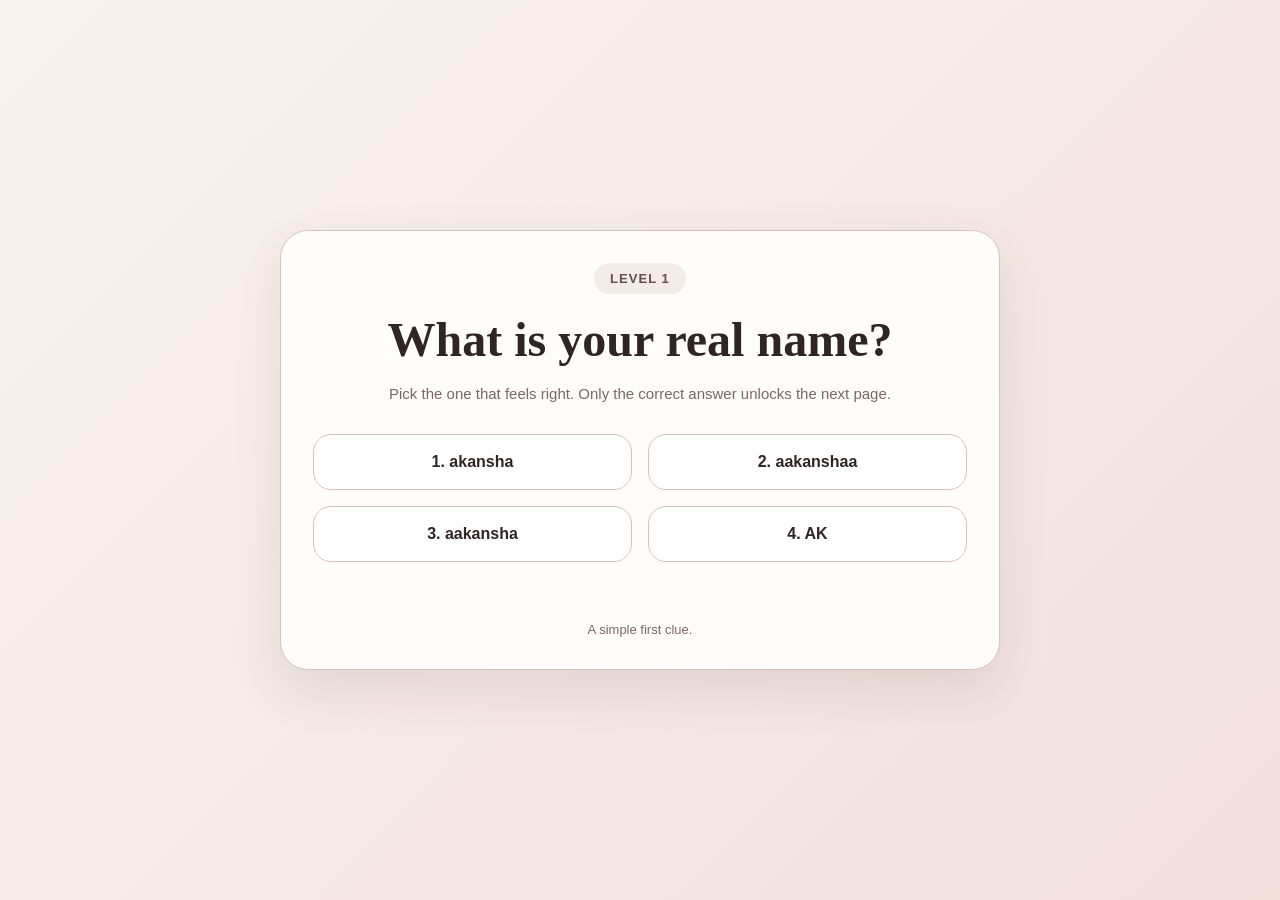
<file: index.html>
<!DOCTYPE html>
<html lang="en">
<head>
<meta charset="UTF-8">
<meta name="viewport" content="width=device-width, initial-scale=1.0">
<title>Level 1</title>
<style>
:root {
  --bg-1: #f8f3ee;
  --bg-2: #f2e0dd;
  --card: #fffdf9;
  --card-border: #d8c2bd;
  --text: #2f2523;
  --muted: #7b6763;
  --accent: #7f6a64;
  --accent-dark: #644f49;
  --correct: #6f8f72;
  --correct-dark: #557058;
  --wrong-bg: #ffe3e5;
  --wrong-border: #de7e88;
  --wrong-text: #8d3341;
  --shadow: 0 20px 50px rgba(92, 62, 54, 0.12);
}

* {
  box-sizing: border-box;
  margin: 0;
  padding: 0;
}

body {
  min-height: 100vh;
  display: flex;
  align-items: center;
  justify-content: center;
  padding: 24px;
  font-family: "Segoe UI", Tahoma, sans-serif;
  color: var(--text);
  background: linear-gradient(135deg, var(--bg-1), var(--bg-2));
}

.card {
  width: 100%;
  max-width: 720px;
  padding: 32px;
  border: 1px solid var(--card-border);
  border-radius: 28px;
  background: var(--card);
  box-shadow: var(--shadow);
  text-align: center;
}

.level-tag {
  display: inline-block;
  margin-bottom: 20px;
  padding: 8px 16px;
  border-radius: 999px;
  background: #f3ebe8;
  color: var(--accent-dark);
  font-size: 13px;
  font-weight: 700;
  letter-spacing: 0.08em;
  text-transform: uppercase;
}

.question {
  margin-bottom: 14px;
  font-size: clamp(2rem, 4vw, 3rem);
  line-height: 1.1;
  font-family: Georgia, "Times New Roman", serif;
}

.subtext {
  max-width: 520px;
  margin: 0 auto 28px;
  color: var(--muted);
  font-size: 15px;
  line-height: 1.7;
}

.options {
  display: grid;
  grid-template-columns: repeat(2, minmax(0, 1fr));
  gap: 16px;
  position: relative;
}

.option {
  padding: 18px;
  border: 1px solid var(--card-border);
  border-radius: 18px;
  background: #fff;
  color: var(--text);
  font-size: 16px;
  font-weight: 600;
  cursor: pointer;
  position: relative;
  transition: transform 0.2s ease, background 0.2s ease, border-color 0.2s ease, color 0.2s ease, box-shadow 0.2s ease;
  will-change: transform;
}

.option:hover:not(:disabled) {
  transform: translateY(-2px);
  border-color: var(--accent);
  background: #f8f1ef;
}

.option:disabled {
  cursor: default;
}

.option.correct {
  background: linear-gradient(135deg, var(--correct), var(--correct-dark));
  border-color: var(--correct-dark);
  color: #fff;
}

.option.wrong {
  background: var(--wrong-bg);
  border-color: var(--wrong-border);
  color: var(--wrong-text);
}

.option.is-shifty {
  z-index: 2;
}

.option.pop {
  box-shadow: 0 14px 24px rgba(127, 106, 100, 0.16);
}

.feedback {
  min-height: 28px;
  margin-top: 22px;
  color: var(--muted);
  font-size: 15px;
  font-weight: 600;
}

.note {
  margin-top: 10px;
  color: var(--muted);
  font-size: 13px;
}

@media (max-width: 640px) {
  .card {
    padding: 24px 18px;
    border-radius: 22px;
  }

  .options {
    grid-template-columns: 1fr;
  }
}
</style>
</head>
<body>
  <main class="card">
    <div class="level-tag">Level 1</div>

    <h1 class="question">What is your real name?</h1>

    <p class="subtext">
      Pick the one that feels right. Only the correct answer unlocks the next page.
    </p>

    <div class="options">
      <button class="option is-shifty" data-correct="false">1. akansha</button>
      <button class="option is-shifty" data-correct="false">2. aakanshaa</button>
      <button class="option is-shifty" data-correct="false">3. aakansha</button>
      <button class="option" data-correct="true">4. AK</button>
    </div>

    <div class="feedback" id="feedback"></div>
    <div class="note">A simple first clue.</div>
  </main>

<script>
const optionsWrap = document.querySelector(".options");
const buttons = document.querySelectorAll(".option");
const shiftyButtons = document.querySelectorAll('.option[data-correct="false"]');
const prefersTouch = window.matchMedia("(pointer: coarse)").matches;

buttons.forEach((button) => {
  button.addEventListener("click", (event) => {
    const isCorrect = button.dataset.correct === "true";

    if (!isCorrect && prefersTouch) {
      event.preventDefault();
      jumpButton(button);
      return;
    }

    checkAnswer(button, isCorrect);
  });
});

function resetShiftyButtons() {
  shiftyButtons.forEach((button) => {
    if (!button.disabled) {
      button.style.transform = "";
    }
  });
}

function pushButtonsAway(event) {
  if (prefersTouch) {
    return;
  }

  const pointerX = event.clientX;
  const pointerY = event.clientY;

  shiftyButtons.forEach((button) => {
    if (button.disabled) {
      return;
    }

    const rect = button.getBoundingClientRect();
    const centerX = rect.left + rect.width / 2;
    const centerY = rect.top + rect.height / 2;
    const deltaX = centerX - pointerX;
    const deltaY = centerY - pointerY;
    const distance = Math.hypot(deltaX, deltaY);
    const threshold = 140;

    if (distance < threshold) {
      const force = (threshold - distance) / threshold;
      const moveX = (deltaX / Math.max(distance, 1)) * force * 30;
      const moveY = (deltaY / Math.max(distance, 1)) * force * 20;
      button.style.transform = `translate(${moveX}px, ${moveY}px) rotate(${moveX * 0.08}deg)`;
    } else {
      button.style.transform = "";
    }
  });
}

function jumpButton(button) {
  const x = (Math.random() - 0.5) * 70;
  const y = (Math.random() - 0.5) * 55;
  const rotate = (Math.random() - 0.5) * 16;
  button.classList.remove("pop");
  void button.offsetWidth;
  button.classList.add("pop");
  button.style.transform = `translate(${x}px, ${y}px) scale(1.06) rotate(${rotate}deg)`;

  setTimeout(() => {
    button.classList.remove("pop");
    if (!button.disabled) {
      button.style.transform = "";
    }
  }, 450);
}

optionsWrap.addEventListener("mousemove", pushButtonsAway);
optionsWrap.addEventListener("mouseleave", resetShiftyButtons);

function checkAnswer(button, isCorrect) {
  const buttons = document.querySelectorAll(".option");
  const feedback = document.getElementById("feedback");

  buttons.forEach((btn) => {
    btn.disabled = true;
  });

  if (isCorrect) {
    button.classList.add("correct");
    feedback.textContent = "Access granted.";
    sessionStorage.setItem("nameSelected", "AK");

    setTimeout(() => {
      document.body.style.opacity = "0";
      document.body.style.transition = "opacity 0.5s ease";
    }, 700);

    setTimeout(() => {
      window.location.href = "level2.html";
    }, 1300);
  } else {
    button.classList.add("wrong");
    feedback.textContent = "That doesn't feel right.";

    setTimeout(() => {
      buttons.forEach((btn) => {
        btn.disabled = false;
        btn.classList.remove("wrong");
      });
      resetShiftyButtons();
      feedback.textContent = "";
    }, 1100);
  }
}
</script>
</body>
</html>
</file>
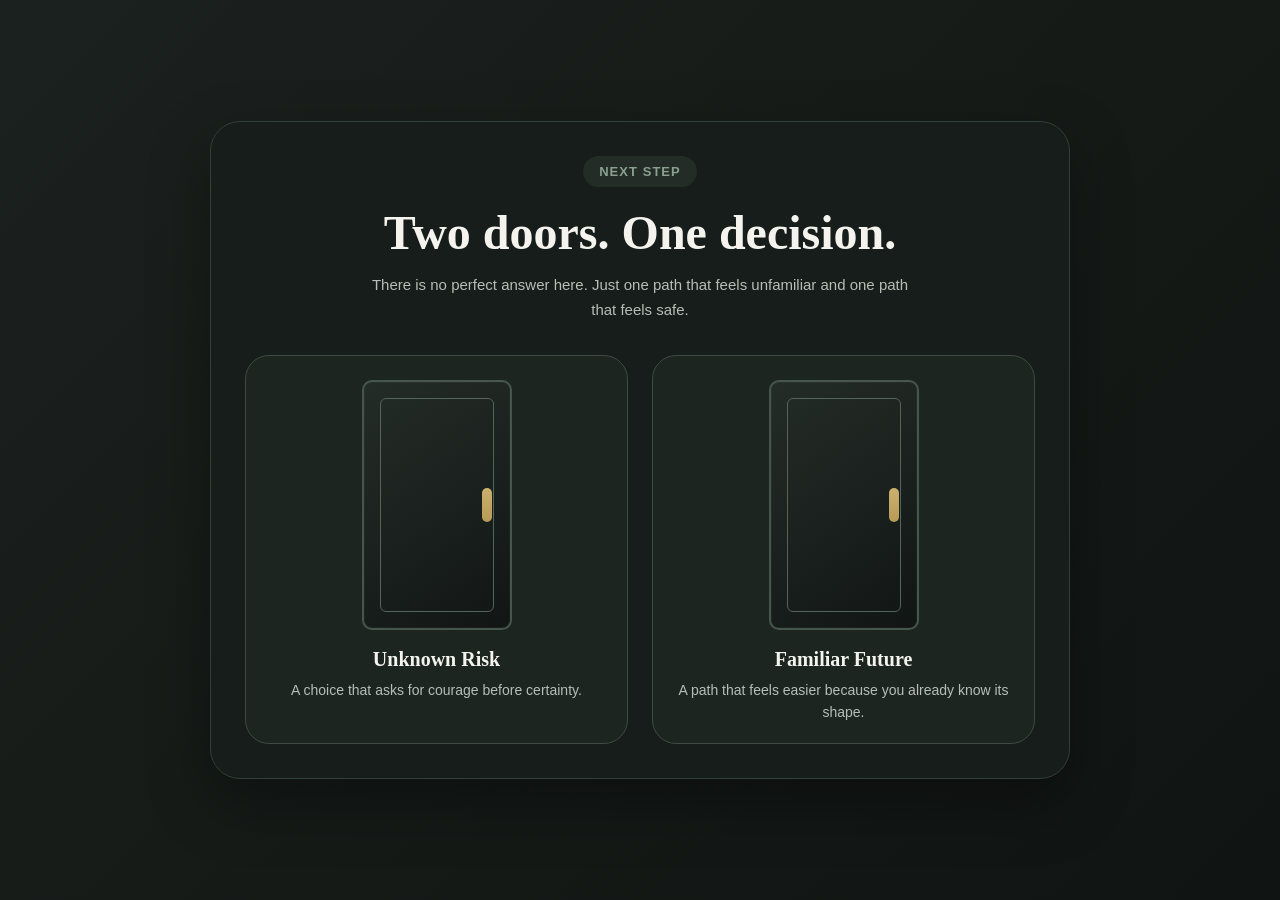
<file: doors.html>
<!DOCTYPE html>
<html lang="en">
<head>
<meta charset="UTF-8">
<meta name="viewport" content="width=device-width, initial-scale=1.0">
<title>The Choice</title>
<style>
:root {
  --bg-1: #1b211e;
  --bg-2: #101412;
  --card: #171d1a;
  --card-border: #314038;
  --text: #f4f3ee;
  --muted: #b7beb8;
  --accent: #8aa08f;
  --accent-soft: #232c27;
  --gold: #b79a56;
  --shadow: 0 24px 60px rgba(0, 0, 0, 0.35);
}

* {
  box-sizing: border-box;
  margin: 0;
  padding: 0;
}

body {
  min-height: 100vh;
  display: flex;
  align-items: center;
  justify-content: center;
  padding: 24px;
  font-family: "Segoe UI", Tahoma, sans-serif;
  color: var(--text);
  background: linear-gradient(135deg, var(--bg-1), var(--bg-2));
}

.card {
  width: 100%;
  max-width: 860px;
  padding: 34px;
  border: 1px solid var(--card-border);
  border-radius: 30px;
  background: var(--card);
  box-shadow: var(--shadow);
  text-align: center;
}

.level-tag {
  display: inline-block;
  margin-bottom: 20px;
  padding: 8px 16px;
  border-radius: 999px;
  background: var(--accent-soft);
  color: var(--accent);
  font-size: 13px;
  font-weight: 700;
  letter-spacing: 0.08em;
  text-transform: uppercase;
}

.title {
  margin-bottom: 12px;
  font-size: clamp(2rem, 4vw, 3rem);
  line-height: 1.1;
  font-family: Georgia, "Times New Roman", serif;
}

.subtext {
  max-width: 560px;
  margin: 0 auto 32px;
  color: var(--muted);
  font-size: 15px;
  line-height: 1.7;
}

.doors {
  display: grid;
  grid-template-columns: repeat(2, minmax(0, 1fr));
  gap: 24px;
}

.door-option {
  border: 1px solid #3d4b44;
  border-radius: 24px;
  background: #1d2521;
  padding: 24px 20px 20px;
  cursor: pointer;
  transition: transform 0.25s ease, border-color 0.25s ease, background 0.25s ease;
}

.door-option:hover {
  transform: translateY(-4px);
  border-color: var(--accent);
  background: #222b26;
}

.door {
  width: 150px;
  height: 250px;
  margin: 0 auto 18px;
  border-radius: 10px;
  border: 2px solid #46564d;
  background: linear-gradient(145deg, #242c28, #111614);
  position: relative;
  box-shadow: inset 0 0 0 1px rgba(255, 255, 255, 0.03);
}

.door::before {
  content: "";
  position: absolute;
  top: 16px;
  left: 16px;
  right: 16px;
  bottom: 16px;
  border: 1px solid #53645a;
  border-radius: 6px;
}

.handle {
  position: absolute;
  right: 18px;
  top: 50%;
  width: 10px;
  height: 34px;
  border-radius: 999px;
  background: linear-gradient(180deg, #ccb06d, var(--gold));
  transform: translateY(-50%);
}

.door-label {
  margin-bottom: 8px;
  font-size: 20px;
  font-weight: 700;
  font-family: Georgia, "Times New Roman", serif;
}

.door-copy {
  color: var(--muted);
  font-size: 14px;
  line-height: 1.6;
}

.fade-out {
  animation: fadeOut 0.7s ease forwards;
}

@keyframes fadeOut {
  to {
    opacity: 0;
    transform: scale(0.97);
  }
}

@media (max-width: 700px) {
  .card {
    padding: 24px 18px;
    border-radius: 22px;
  }

  .doors {
    grid-template-columns: 1fr;
  }

  .door {
    width: 140px;
    height: 220px;
  }
}
</style>
</head>
<body>
  <main class="card">
    <div class="level-tag">Next Step</div>
    <h1 class="title">Two doors. One decision.</h1>
    <p class="subtext">
      There is no perfect answer here. Just one path that feels unfamiliar and one path that feels safe.
    </p>

    <div class="doors">
      <div class="door-option" onclick="chooseDoor('left')">
        <div class="door">
          <div class="handle"></div>
        </div>
        <div class="door-label">Unknown Risk</div>
        <div class="door-copy">A choice that asks for courage before certainty.</div>
      </div>

      <div class="door-option" onclick="chooseDoor('right')">
        <div class="door">
          <div class="handle"></div>
        </div>
        <div class="door-label">Familiar Future</div>
        <div class="door-copy">A path that feels easier because you already know its shape.</div>
      </div>
    </div>
  </main>

<script>
function chooseDoor(side) {
  document.querySelector(".card").classList.add("fade-out");

  setTimeout(() => {
    if (side === "left") {
      window.location.href = "left.html";
    } else {
      window.location.href = "right.html";
    }
  }, 700);
}
</script>
</body>
</html>
</file>
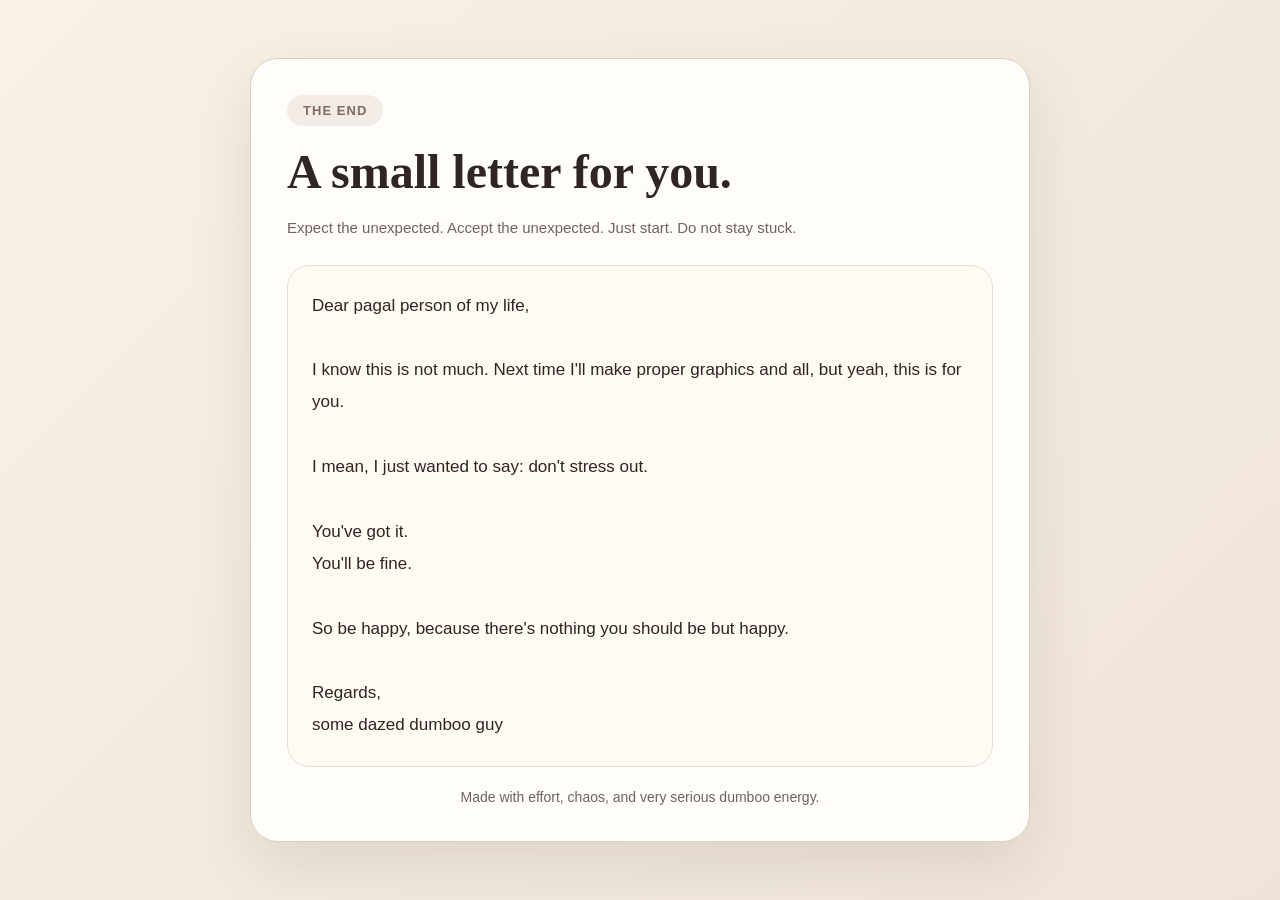
<file: final.html>
<!DOCTYPE html>
<html lang="en">
<head>
<meta charset="UTF-8">
<meta name="viewport" content="width=device-width, initial-scale=1.0">
<title>The End</title>
<style>
:root {
  --bg-1: #f7f1e7;
  --bg-2: #efe4d8;
  --card: #fffdf9;
  --card-border: #dccfc2;
  --text: #2f2523;
  --muted: #72625d;
  --accent: #7f6a64;
  --accent-soft: #f3ebe6;
  --shadow: 0 24px 60px rgba(84, 62, 49, 0.12);
}

* {
  box-sizing: border-box;
  margin: 0;
  padding: 0;
}

body {
  min-height: 100vh;
  display: flex;
  align-items: center;
  justify-content: center;
  padding: 24px;
  font-family: "Segoe UI", Tahoma, sans-serif;
  color: var(--text);
  background: linear-gradient(135deg, var(--bg-1), var(--bg-2));
}

.card {
  width: 100%;
  max-width: 780px;
  padding: 36px;
  border: 1px solid var(--card-border);
  border-radius: 28px;
  background: var(--card);
  box-shadow: var(--shadow);
}

.tag {
  display: inline-block;
  margin-bottom: 20px;
  padding: 8px 16px;
  border-radius: 999px;
  background: var(--accent-soft);
  color: var(--accent);
  font-size: 13px;
  font-weight: 700;
  letter-spacing: 0.08em;
  text-transform: uppercase;
}

h1 {
  margin-bottom: 16px;
  font-size: clamp(2rem, 4vw, 3rem);
  line-height: 1.1;
  font-family: Georgia, "Times New Roman", serif;
}

.intro {
  margin-bottom: 24px;
  color: var(--muted);
  font-size: 15px;
  line-height: 1.7;
}

.letter {
  padding: 24px;
  border: 1px solid #e8ddd3;
  border-radius: 22px;
  background: #fffaf4;
  color: var(--text);
  font-size: 17px;
  line-height: 1.9;
  white-space: pre-line;
}

.closing {
  margin-top: 22px;
  color: var(--muted);
  font-size: 14px;
  text-align: center;
}

@media (max-width: 640px) {
  .card {
    padding: 24px 18px;
    border-radius: 22px;
  }

  .letter {
    padding: 18px;
    font-size: 16px;
  }
}
</style>
</head>
<body>
  <main class="card">
    <div class="tag">The End</div>
    <h1>A small letter for you.</h1>
    <p class="intro">
      Expect the unexpected. Accept the unexpected. Just start. Do not stay stuck.
    </p>

    <div class="letter">Dear pagal person of my life,

I know this is not much. Next time I'll make proper graphics and all, but yeah, this is for you.

I mean, I just wanted to say: don't stress out.

You've got it.
You'll be fine.

So be happy, because there's nothing you should be but happy.

Regards,
some dazed dumboo guy</div>

    <div class="closing">Made with effort, chaos, and very serious dumboo energy.</div>
  </main>
</body>
</html>
</file>
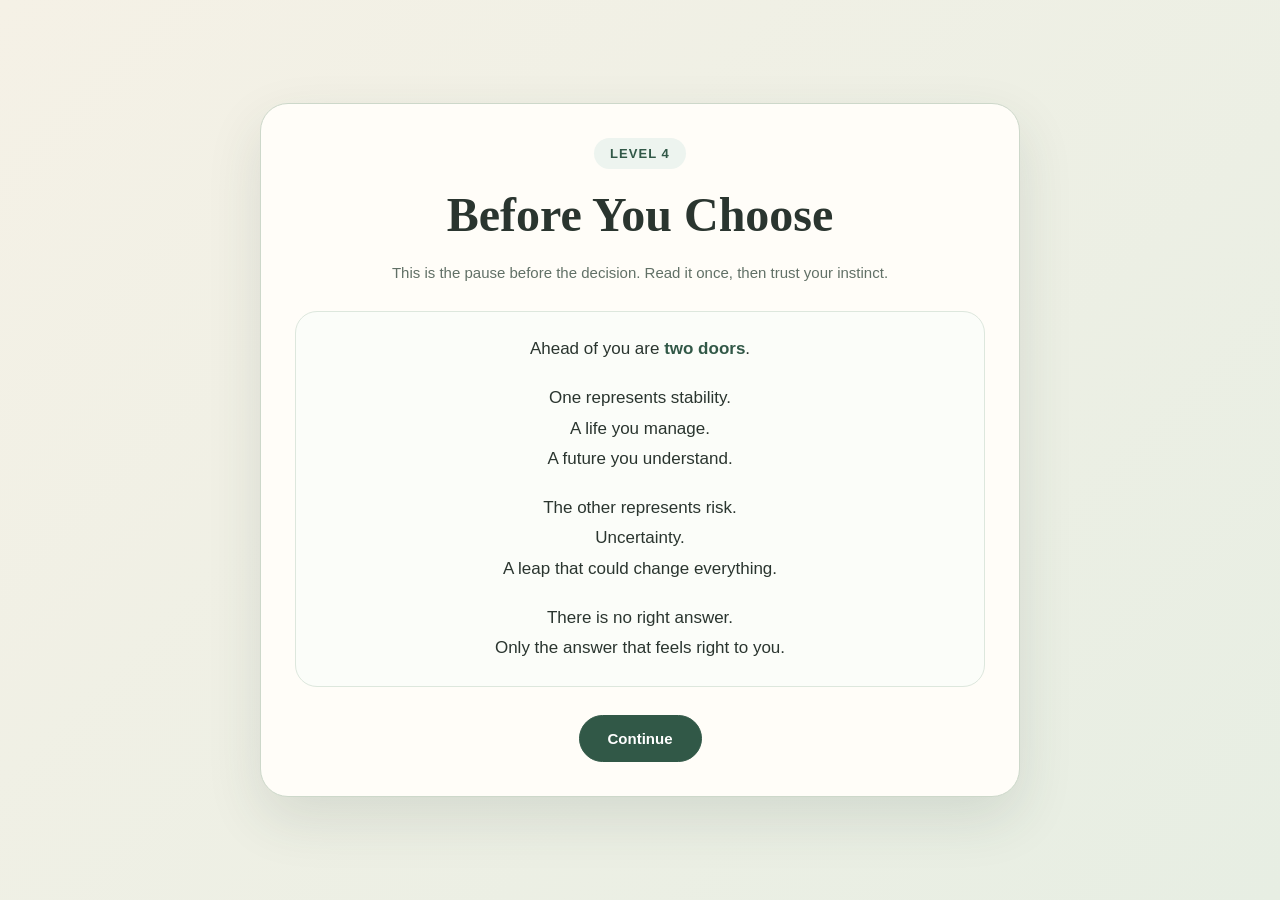
<file: instructions.html>
<!DOCTYPE html>
<html lang="en">
<head>
<meta charset="UTF-8">
<meta name="viewport" content="width=device-width, initial-scale=1.0">
<title>Level 4 - The Choice</title>
<style>
:root {
  --bg-1: #f5f1e6;
  --bg-2: #e7eee3;
  --card: #fffdf8;
  --card-border: #cdd8ca;
  --text: #2a352f;
  --muted: #617066;
  --accent: #315847;
  --accent-soft: #edf4ef;
  --shadow: 0 22px 55px rgba(43, 68, 55, 0.12);
}

* {
  box-sizing: border-box;
  margin: 0;
  padding: 0;
}

body {
  min-height: 100vh;
  display: flex;
  align-items: center;
  justify-content: center;
  padding: 24px;
  font-family: "Segoe UI", Tahoma, sans-serif;
  color: var(--text);
  background: linear-gradient(135deg, var(--bg-1), var(--bg-2));
}

.card {
  width: 100%;
  max-width: 760px;
  padding: 34px;
  border: 1px solid var(--card-border);
  border-radius: 28px;
  background: var(--card);
  box-shadow: var(--shadow);
  text-align: center;
}

.level-tag {
  display: inline-block;
  margin-bottom: 20px;
  padding: 8px 16px;
  border-radius: 999px;
  background: var(--accent-soft);
  color: var(--accent);
  font-size: 13px;
  font-weight: 700;
  letter-spacing: 0.08em;
  text-transform: uppercase;
}

h1 {
  margin-bottom: 18px;
  font-size: clamp(2rem, 4vw, 3rem);
  line-height: 1.1;
  font-family: Georgia, "Times New Roman", serif;
}

.intro {
  max-width: 560px;
  margin: 0 auto 26px;
  color: var(--muted);
  font-size: 15px;
  line-height: 1.7;
}

.copy-block {
  padding: 22px;
  border: 1px solid #dde7dd;
  border-radius: 22px;
  background: #fbfdf9;
}

.copy-block p {
  font-size: 17px;
  line-height: 1.8;
  color: var(--text);
}

.copy-block p + p {
  margin-top: 18px;
}

.highlight {
  color: var(--accent);
  font-weight: 700;
}

.actions {
  margin-top: 28px;
}

button {
  padding: 14px 28px;
  border: 1px solid var(--accent);
  border-radius: 999px;
  background: var(--accent);
  color: #fff;
  font-size: 15px;
  font-weight: 600;
  cursor: pointer;
  transition: transform 0.2s ease, background 0.2s ease;
}

button:hover {
  transform: translateY(-2px);
  background: #254636;
}

@media (max-width: 640px) {
  .card {
    padding: 24px 18px;
    border-radius: 22px;
  }

  .copy-block {
    padding: 18px;
  }

  button {
    width: 100%;
  }
}
</style>
</head>
<body>
  <main class="card">
    <div class="level-tag">Level 4</div>
    <h1>Before You Choose</h1>
    <p class="intro">
      This is the pause before the decision. Read it once, then trust your instinct.
    </p>

    <div class="copy-block">
      <p>
        Ahead of you are <span class="highlight">two doors</span>.
      </p>

      <p>
        One represents stability.
        <br>
        A life you manage.
        <br>
        A future you understand.
      </p>

      <p>
        The other represents risk.
        <br>
        Uncertainty.
        <br>
        A leap that could change everything.
      </p>

      <p>
        There is no right answer.
        <br>
        Only the answer that feels right to you.
      </p>
    </div>

    <div class="actions">
      <button onclick="goNext()">Continue</button>
    </div>
  </main>

<script>
function goNext() {
  document.body.style.opacity = "0";
  document.body.style.transition = "opacity 0.5s ease";

  setTimeout(() => {
    window.location.href = "doors.html";
  }, 550);
}
</script>
</body>
</html>
</file>
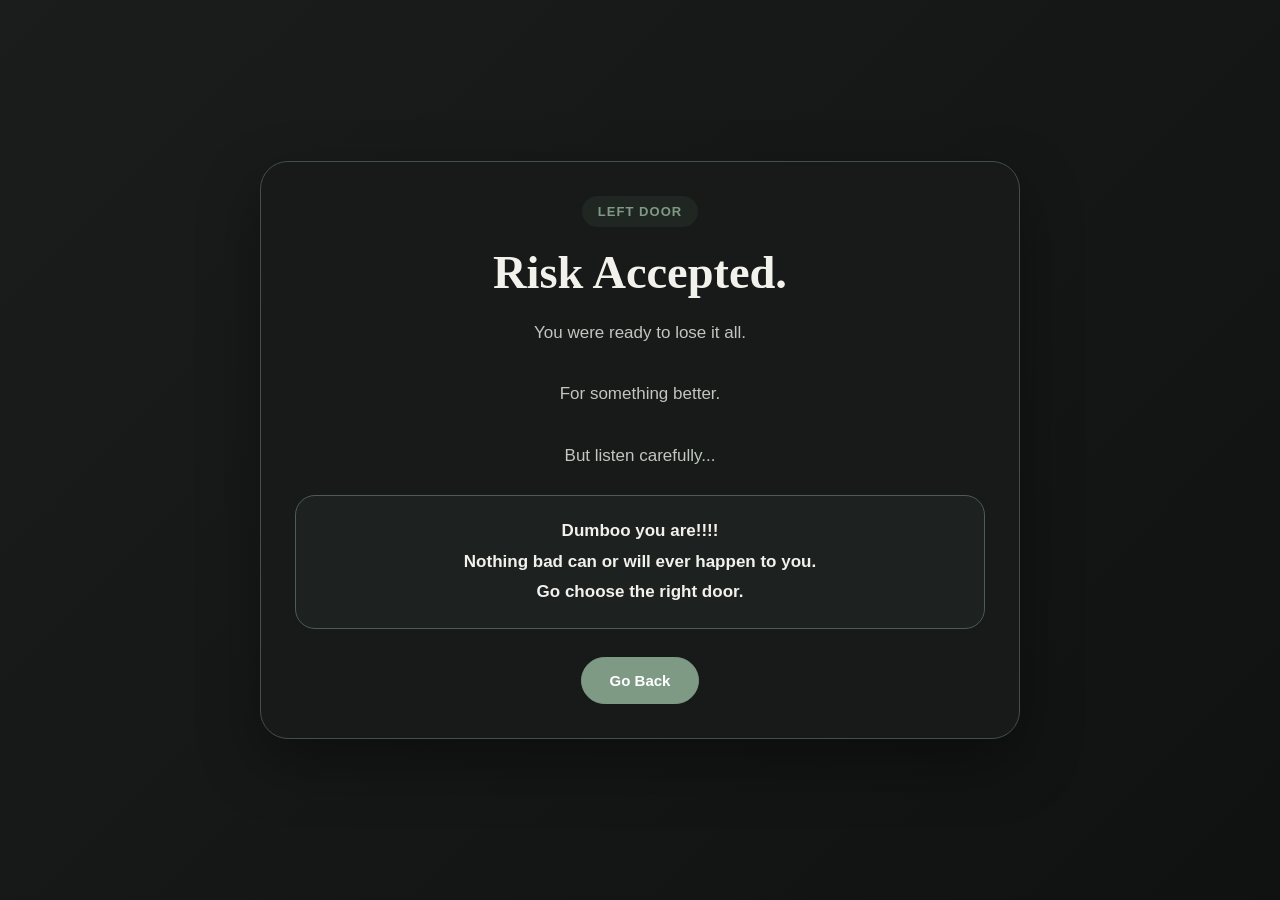
<file: left.html>
<!DOCTYPE html>
<html lang="en">
<head>
<meta charset="UTF-8">
<meta name="viewport" content="width=device-width, initial-scale=1.0">
<title>Left Door</title>
<style>
:root {
  --bg-1: #1a1d1b;
  --bg-2: #101211;
  --card: #171a18;
  --card-border: #415147;
  --text: #f3f1eb;
  --muted: #c0c6c0;
  --accent: #7f9a84;
  --accent-dark: #65806a;
  --shadow: 0 24px 60px rgba(0, 0, 0, 0.35);
}

* {
  box-sizing: border-box;
  margin: 0;
  padding: 0;
}

body {
  min-height: 100vh;
  display: flex;
  align-items: center;
  justify-content: center;
  padding: 24px;
  font-family: "Segoe UI", Tahoma, sans-serif;
  color: var(--text);
  background: linear-gradient(135deg, var(--bg-1), var(--bg-2));
}

.card {
  width: 100%;
  max-width: 760px;
  padding: 34px;
  border: 1px solid var(--card-border);
  border-radius: 28px;
  background: var(--card);
  box-shadow: var(--shadow);
  text-align: center;
}

.level-tag {
  display: inline-block;
  margin-bottom: 20px;
  padding: 8px 16px;
  border-radius: 999px;
  background: #202622;
  color: var(--accent);
  font-size: 13px;
  font-weight: 700;
  letter-spacing: 0.08em;
  text-transform: uppercase;
}

h1 {
  margin-bottom: 20px;
  font-size: clamp(2rem, 4vw, 2.9rem);
  line-height: 1.1;
  font-family: Georgia, "Times New Roman", serif;
}

.copy {
  color: var(--muted);
  font-size: 17px;
  line-height: 1.8;
}

.highlight {
  margin-top: 24px;
  padding: 20px;
  border: 1px solid #4d5d53;
  border-radius: 20px;
  background: #1d211f;
  color: var(--text);
  font-size: 17px;
  line-height: 1.8;
  font-weight: 600;
}

.actions {
  margin-top: 28px;
}

button {
  padding: 14px 28px;
  border: 1px solid var(--accent);
  border-radius: 999px;
  background: var(--accent);
  color: #fff;
  font-size: 15px;
  font-weight: 600;
  cursor: pointer;
  transition: transform 0.2s ease, background 0.2s ease;
}

button:hover {
  transform: translateY(-2px);
  background: var(--accent-dark);
}

@media (max-width: 640px) {
  .card {
    padding: 24px 18px;
    border-radius: 22px;
  }
}
</style>
</head>
<body>
  <main class="card">
    <div class="level-tag">Left Door</div>
    <h1>Risk Accepted.</h1>

    <p class="copy">
      You were ready to lose it all.
      <br><br>
      For something better.
      <br><br>
      But listen carefully...
    </p>

    <div class="highlight">
      Dumboo you are!!!!
      <br>
      Nothing bad can or will ever happen to you.
      <br>
      Go choose the right door.
    </div>

    <div class="actions">
      <button onclick="window.location.href='instructions.html'">Go Back</button>
    </div>
  </main>
</body>
</html>
</file>
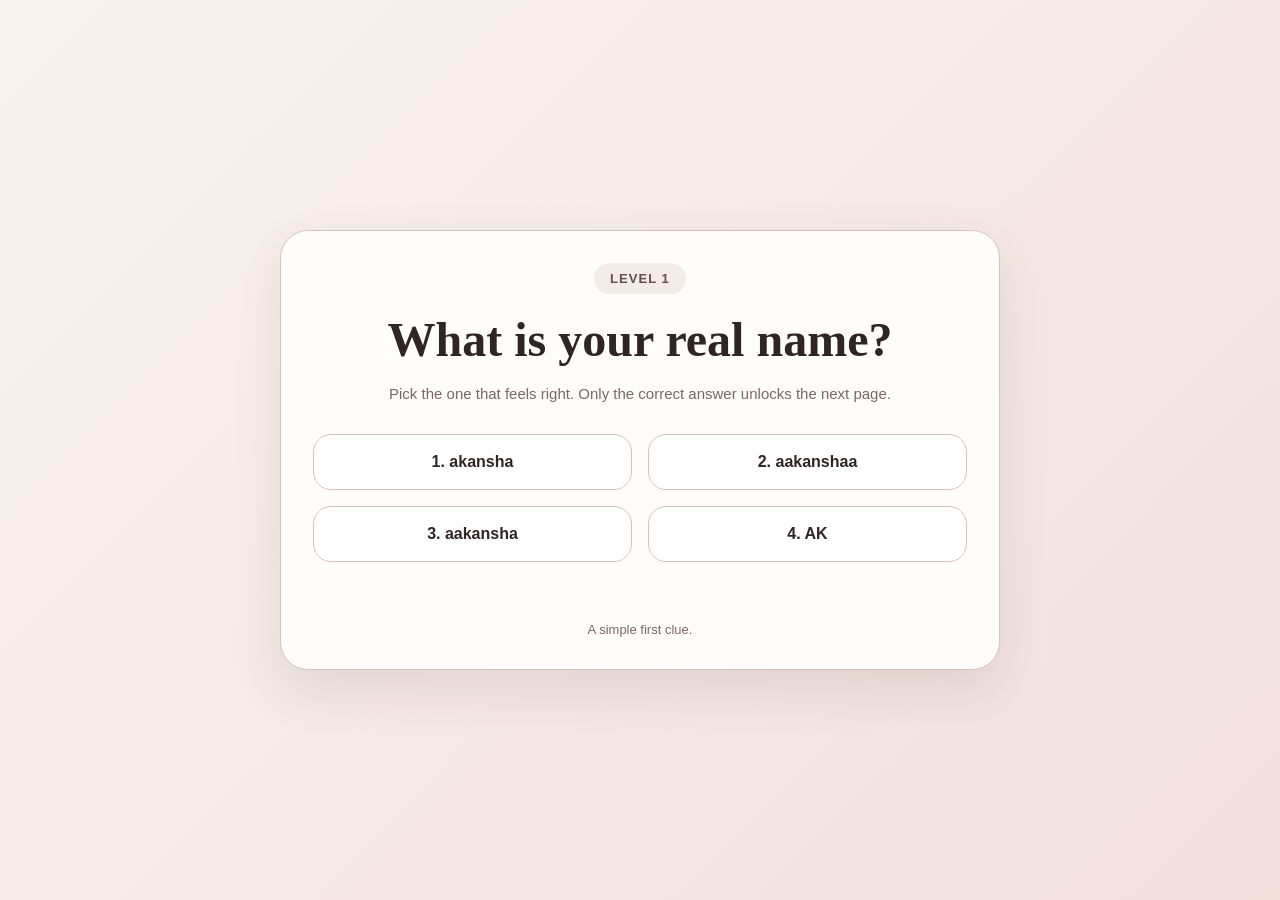
<file: level2.html>
<!DOCTYPE html>
<html lang="en">
<head>
<meta charset="UTF-8">
<meta name="viewport" content="width=device-width, initial-scale=1.0">
<title>Level 2</title>
<style>
:root {
  --bg-1: #eef3ec;
  --bg-2: #dde8df;
  --card: #fffefb;
  --card-border: #bdd0c2;
  --text: #1f3a2f;
  --muted: #5d7468;
  --accent: #315847;
  --accent-soft: #edf5ef;
  --feedback-bg: #f4e7dc;
  --feedback-border: #e5c7ad;
  --shadow: 0 20px 50px rgba(36, 64, 50, 0.12);
}

* {
  box-sizing: border-box;
  margin: 0;
  padding: 0;
}

body {
  min-height: 100vh;
  display: flex;
  align-items: center;
  justify-content: center;
  padding: 24px;
  font-family: "Segoe UI", Tahoma, sans-serif;
  color: var(--text);
  background: linear-gradient(135deg, var(--bg-1), var(--bg-2));
}

.card {
  width: 100%;
  max-width: 720px;
  padding: 32px;
  border-radius: 28px;
  border: 1px solid var(--card-border);
  background: var(--card);
  box-shadow: var(--shadow);
  text-align: center;
}

.level-tag {
  display: inline-block;
  margin-bottom: 20px;
  padding: 8px 16px;
  border-radius: 999px;
  background: var(--accent-soft);
  color: var(--accent);
  font-size: 13px;
  font-weight: 700;
  letter-spacing: 0.08em;
  text-transform: uppercase;
}

.loading {
  padding: 18px 0;
}

.loading-text {
  margin-bottom: 18px;
  color: var(--muted);
  font-size: 15px;
  font-weight: 600;
  letter-spacing: 0.04em;
}

.loading-bar {
  width: 100%;
  max-width: 320px;
  height: 10px;
  margin: 0 auto;
  border-radius: 999px;
  background: #e7efe9;
  overflow: hidden;
}

.loading-fill {
  width: 0;
  height: 100%;
  border-radius: inherit;
  background: linear-gradient(90deg, #7ca08d, var(--accent));
  animation: load 2s ease forwards;
}

.question-section,
.exactly-section {
  display: none;
  opacity: 0;
  transform: translateY(10px);
  transition: opacity 0.5s ease, transform 0.5s ease;
}

.question-section.show,
.exactly-section.show {
  opacity: 1;
  transform: translateY(0);
}

.question {
  margin-bottom: 14px;
  font-size: clamp(2rem, 4vw, 3rem);
  line-height: 1.1;
  font-family: Georgia, "Times New Roman", serif;
}

.subtext {
  max-width: 540px;
  margin: 0 auto 26px;
  color: var(--muted);
  font-size: 15px;
  line-height: 1.7;
}

.actions {
  display: flex;
  justify-content: center;
  gap: 14px;
  flex-wrap: wrap;
}

button {
  min-width: 140px;
  padding: 14px 26px;
  border: 1px solid var(--accent);
  border-radius: 999px;
  background: transparent;
  color: var(--accent);
  font-size: 15px;
  font-weight: 600;
  cursor: pointer;
  transition: transform 0.2s ease, background 0.2s ease, color 0.2s ease;
}

button:hover:not(:disabled) {
  transform: translateY(-2px);
  background: var(--accent);
  color: #fff;
}

button:disabled {
  opacity: 0.75;
  cursor: default;
}

.feedback {
  min-height: 28px;
  margin-top: 22px;
}

.feedback-box {
  display: inline-block;
  padding: 10px 16px;
  border: 1px solid var(--feedback-border);
  border-radius: 999px;
  background: var(--feedback-bg);
  color: var(--accent);
  font-size: 14px;
  font-weight: 600;
}

.line {
  margin-bottom: 14px;
  font-size: clamp(2rem, 4vw, 3rem);
  font-family: Georgia, "Times New Roman", serif;
}

.subline {
  margin-bottom: 28px;
  color: var(--muted);
  font-size: 16px;
  line-height: 1.7;
}

@keyframes load {
  from {
    width: 0;
  }

  to {
    width: 100%;
  }
}

@media (max-width: 640px) {
  .card {
    padding: 24px 18px;
    border-radius: 22px;
  }

  .actions {
    flex-direction: column;
  }

  button {
    width: 100%;
  }
}
</style>
</head>
<body>
  <main class="card">
    <div class="level-tag">Level 2</div>

    <div class="loading" id="loading">
      <div class="loading-text">Loading next chapter...</div>
      <div class="loading-bar">
        <div class="loading-fill"></div>
      </div>
    </div>

    <section class="question-section" id="questionSection">
      <h1 class="question">Do you control everything in life?</h1>
      <p class="subtext">
        Think for a second before answering. Some things happen because we choose them, and some things happen because they choose us.
      </p>

      <div class="actions">
        <button id="yesButton" onclick="yesClicked()">Yes</button>
        <button id="noButton" onclick="noClicked()">No</button>
      </div>

      <div class="feedback" id="feedback"></div>
    </section>

    <section class="exactly-section" id="exactlySection">
      <div class="line">Exactly.</div>
      <div class="subline">
        Some doors choose you.<br>
        Not the other way around.
      </div>
      <button onclick="goNext()">Next</button>
    </section>
  </main>

<script>
if (sessionStorage.getItem("nameSelected") !== "AK") {
  window.location.href = "index.html";
}

const loading = document.getElementById("loading");
const questionSection = document.getElementById("questionSection");
const exactlySection = document.getElementById("exactlySection");
const feedback = document.getElementById("feedback");
const yesButton = document.getElementById("yesButton");
const noButton = document.getElementById("noButton");

setTimeout(() => {
  loading.style.display = "none";
  questionSection.style.display = "block";

  requestAnimationFrame(() => {
    questionSection.classList.add("show");
  });
}, 2000);

function setFeedback(message) {
  feedback.innerHTML = message ? `<div class="feedback-box">${message}</div>` : "";
}

function yesClicked() {
  setFeedback("Think again.");
}

function noClicked() {
  yesButton.disabled = true;
  noButton.disabled = true;
  setFeedback("");
  questionSection.classList.remove("show");

  setTimeout(() => {
    questionSection.style.display = "none";
    exactlySection.style.display = "block";

    requestAnimationFrame(() => {
      exactlySection.classList.add("show");
    });
  }, 450);
}

function goNext() {
  document.body.style.opacity = "0";
  document.body.style.transition = "opacity 0.5s ease";

  setTimeout(() => {
    window.location.href = "level3.html";
  }, 550);
}
</script>
</body>
</html>
</file>
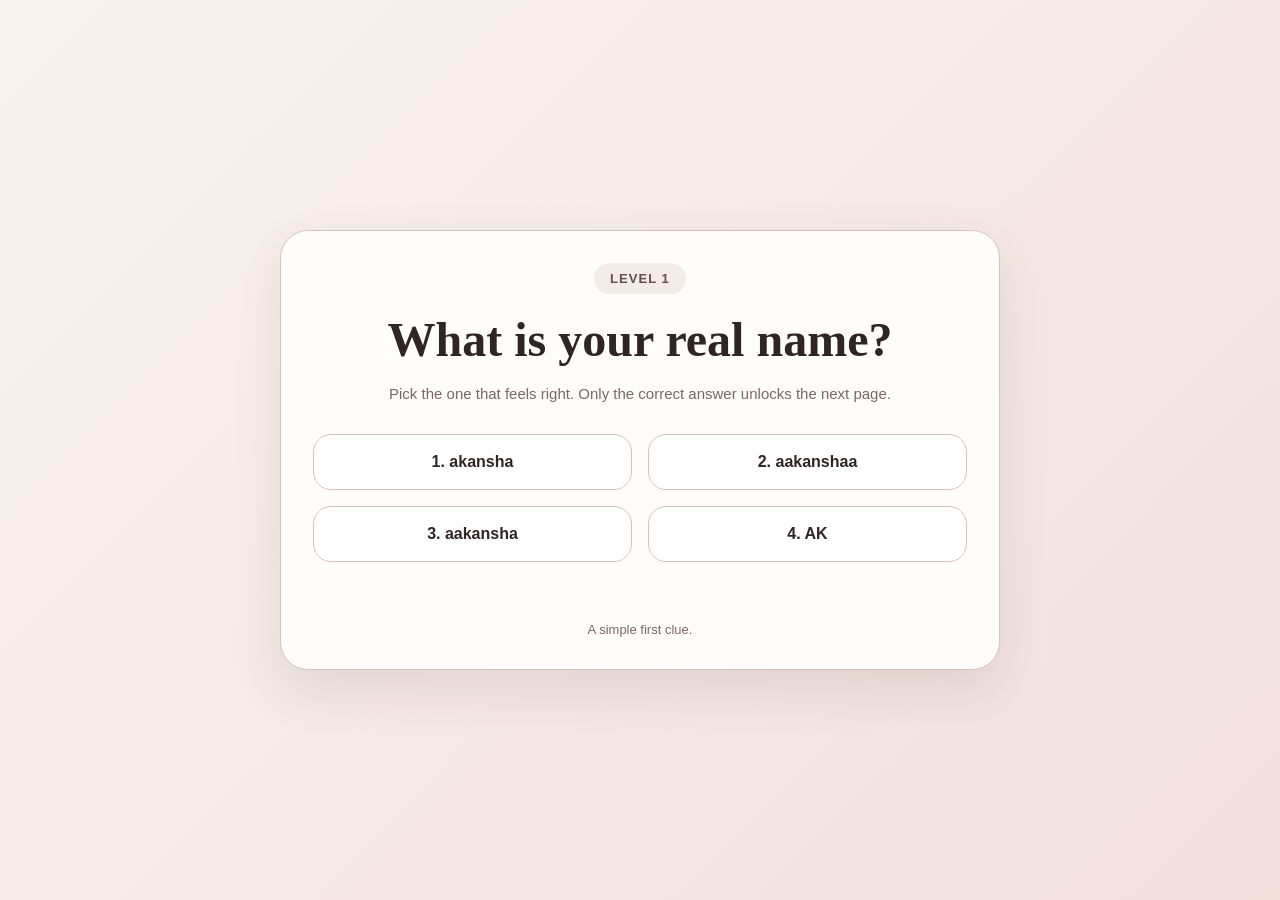
<file: level3.html>
<!DOCTYPE html>
<html lang="en">
<head>
<meta charset="UTF-8">
<meta name="viewport" content="width=device-width, initial-scale=1.0">
<title>Level 3</title>
<style>
:root {
  --bg-1: #f5f1ea;
  --bg-2: #ebe3d6;
  --card: #fffdf8;
  --card-border: #d7c8b2;
  --text: #2f2521;
  --muted: #7d6b61;
  --accent: #7c6758;
  --accent-dark: #5f4d41;
  --shadow: 0 22px 55px rgba(83, 63, 49, 0.12);
}

* {
  box-sizing: border-box;
  margin: 0;
  padding: 0;
}

body {
  min-height: 100vh;
  display: flex;
  align-items: center;
  justify-content: center;
  padding: 24px;
  font-family: "Segoe UI", Tahoma, sans-serif;
  color: var(--text);
  background: linear-gradient(135deg, var(--bg-1), var(--bg-2));
}

.card {
  width: 100%;
  max-width: 760px;
  padding: 32px;
  border-radius: 28px;
  border: 1px solid var(--card-border);
  background: var(--card);
  box-shadow: var(--shadow);
}

.level-tag {
  display: inline-block;
  margin-bottom: 22px;
  padding: 8px 16px;
  border-radius: 999px;
  background: #f3ece4;
  color: var(--accent-dark);
  font-size: 13px;
  font-weight: 700;
  letter-spacing: 0.08em;
  text-transform: uppercase;
}

.title {
  margin-bottom: 14px;
  font-size: clamp(1.9rem, 4vw, 2.8rem);
  line-height: 1.1;
  font-family: Georgia, "Times New Roman", serif;
}

.intro {
  margin-bottom: 24px;
  color: var(--muted);
  font-size: 15px;
  line-height: 1.7;
}

.story-box {
  min-height: 290px;
  padding: 24px;
  border: 1px solid #e5d9ca;
  border-radius: 22px;
  background: #fffaf4;
}

.story-text {
  font-size: 18px;
  line-height: 1.9;
  color: var(--text);
  white-space: pre-line;
}

.cursor {
  display: inline-block;
  width: 2px;
  height: 1.1em;
  margin-left: 4px;
  background: var(--accent);
  vertical-align: bottom;
  animation: blink 1s infinite;
}

.actions {
  margin-top: 24px;
  text-align: center;
}

.continue-btn {
  display: none;
  padding: 14px 28px;
  border: 1px solid var(--accent);
  border-radius: 999px;
  background: transparent;
  color: var(--accent);
  font-size: 15px;
  font-weight: 600;
  cursor: pointer;
  transition: transform 0.2s ease, background 0.2s ease, color 0.2s ease;
}

.continue-btn:hover {
  transform: translateY(-2px);
  background: var(--accent);
  color: #fff;
}

@keyframes blink {
  0%,
  50%,
  100% {
    opacity: 1;
  }

  25%,
  75% {
    opacity: 0;
  }
}

@media (max-width: 640px) {
  .card {
    padding: 24px 18px;
    border-radius: 22px;
  }

  .story-box {
    min-height: 340px;
    padding: 18px;
  }

  .story-text {
    font-size: 17px;
  }

  .continue-btn {
    width: 100%;
  }
}
</style>
</head>
<body>
  <main class="card">
    <div class="level-tag">Level 3</div>
    <h1 class="title">Read this slowly.</h1>
    <p class="intro">
      This part is not a challenge. It is a reminder.
    </p>

    <div class="story-box">
      <div class="story-text" id="story"></div>
    </div>

    <div class="actions">
      <button class="continue-btn" id="continueBtn" onclick="goNext()">Continue</button>
    </div>
  </main>

<script>
if (sessionStorage.getItem("nameSelected") !== "AK") {
  window.location.href = "index.html";
}

const storyContent = `It always started with hesitation.

Not because you were weak.
But because you cared.

You think deeply.
You feel intensely.
You question yourself more than you question the world.

And maybe...
you never wanted people to see that side.

But here is the truth.

Hesitation is not weakness.
It is awareness.

And awareness becomes strength
the moment you decide to move anyway.

This is not the end of your story.

It is just the part
where you stop doubting
and start walking forward.

The future does not wait.
It unfolds.

And you are already ready for it.`;

const storyElement = document.getElementById("story");
const continueBtn = document.getElementById("continueBtn");

let index = 0;
const speed = 28;

function renderStory() {
  const visibleText = storyContent.slice(0, index);
  const isFinished = index >= storyContent.length;
  storyElement.innerHTML = isFinished
    ? visibleText
    : `${visibleText}<span class="cursor"></span>`;
}

function typeWriter() {
  if (index <= storyContent.length) {
    renderStory();
    index += 1;

    if (index <= storyContent.length) {
      setTimeout(typeWriter, speed);
    } else {
      continueBtn.style.display = "inline-block";
    }
  }
}

typeWriter();

function goNext() {
  document.body.style.opacity = "0";
  document.body.style.transition = "opacity 0.5s ease";

  setTimeout(() => {
    window.location.href = "instructions.html";
  }, 550);
}
</script>
</body>
</html>
</file>
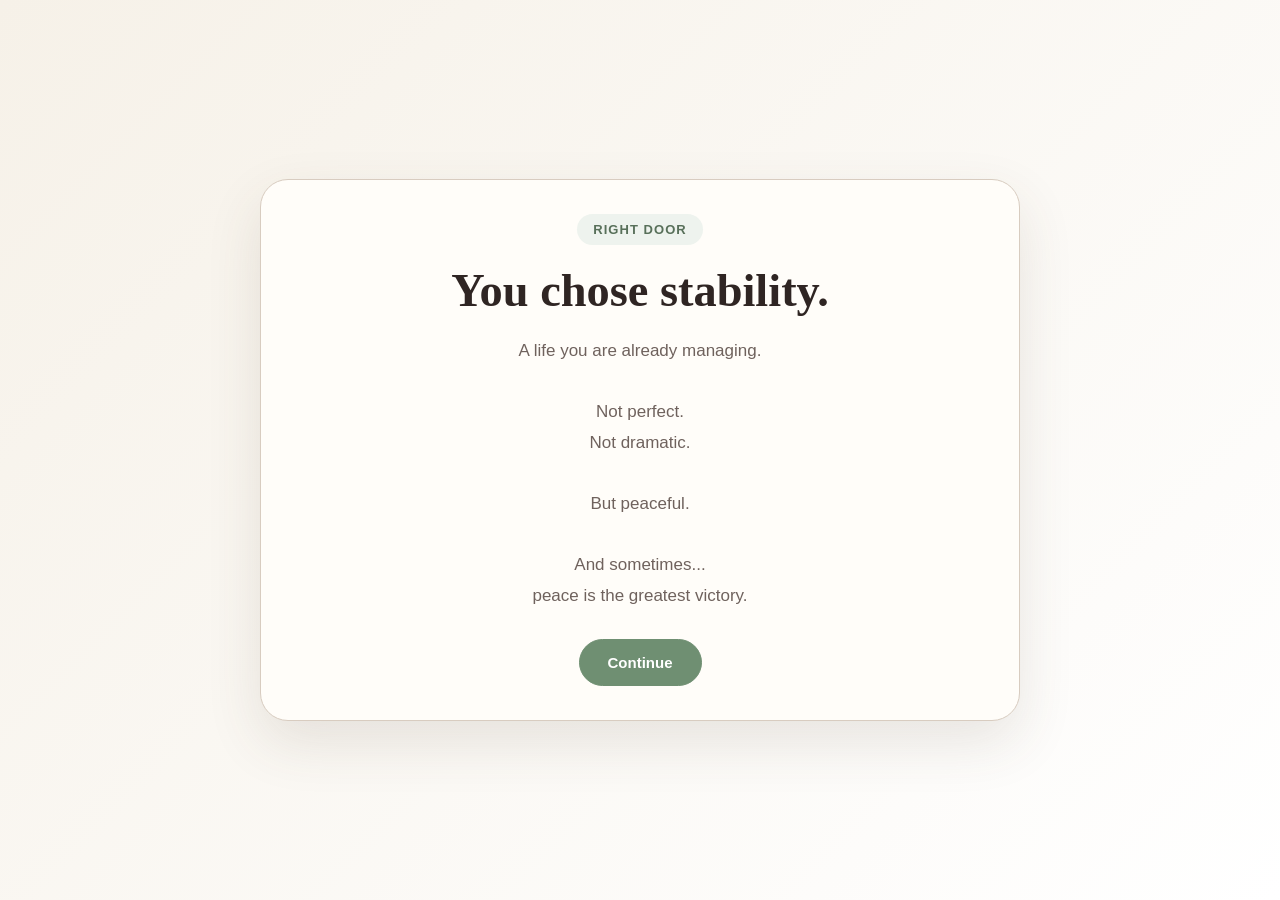
<file: right.html>
<!DOCTYPE html>
<html lang="en">
<head>
<meta charset="UTF-8">
<meta name="viewport" content="width=device-width, initial-scale=1.0">
<title>Right Door</title>
<style>
:root {
  --bg-1: #f6f1e8;
  --bg-2: #ffffff;
  --card: #fffdf9;
  --card-border: #d8ccc0;
  --text: #2f2523;
  --muted: #6f625d;
  --accent: #6f8f72;
  --accent-dark: #58705a;
  --shadow: 0 22px 55px rgba(82, 62, 49, 0.12);
}

* {
  box-sizing: border-box;
  margin: 0;
  padding: 0;
}

body {
  min-height: 100vh;
  display: flex;
  align-items: center;
  justify-content: center;
  padding: 24px;
  font-family: "Segoe UI", Tahoma, sans-serif;
  color: var(--text);
  background: linear-gradient(135deg, var(--bg-1), var(--bg-2));
}

.card {
  width: 100%;
  max-width: 760px;
  padding: 34px;
  border: 1px solid var(--card-border);
  border-radius: 28px;
  background: var(--card);
  box-shadow: var(--shadow);
  text-align: center;
}

.level-tag {
  display: inline-block;
  margin-bottom: 20px;
  padding: 8px 16px;
  border-radius: 999px;
  background: #eef3ee;
  color: var(--accent-dark);
  font-size: 13px;
  font-weight: 700;
  letter-spacing: 0.08em;
  text-transform: uppercase;
}

h1 {
  margin-bottom: 20px;
  font-size: clamp(2rem, 4vw, 2.9rem);
  line-height: 1.1;
  font-family: Georgia, "Times New Roman", serif;
}

.copy {
  color: var(--muted);
  font-size: 17px;
  line-height: 1.8;
}

.actions {
  margin-top: 28px;
}

button {
  padding: 14px 28px;
  border: 1px solid var(--accent);
  border-radius: 999px;
  background: var(--accent);
  color: #fff;
  font-size: 15px;
  font-weight: 600;
  cursor: pointer;
  transition: transform 0.2s ease, background 0.2s ease;
}

button:hover {
  transform: translateY(-2px);
  background: var(--accent-dark);
}

@media (max-width: 640px) {
  .card {
    padding: 24px 18px;
    border-radius: 22px;
  }

  button {
    width: 100%;
  }
}
</style>
</head>
<body>
  <main class="card">
    <div class="level-tag">Right Door</div>
    <h1>You chose stability.</h1>

    <p class="copy">
      A life you are already managing.
      <br><br>
      Not perfect.
      <br>
      Not dramatic.
      <br><br>
      But peaceful.
      <br><br>
      And sometimes...
      <br>
      peace is the greatest victory.
    </p>

    <div class="actions">
      <button onclick="window.location.href='final.html'">Continue</button>
    </div>
  </main>
</body>
</html>
</file>
